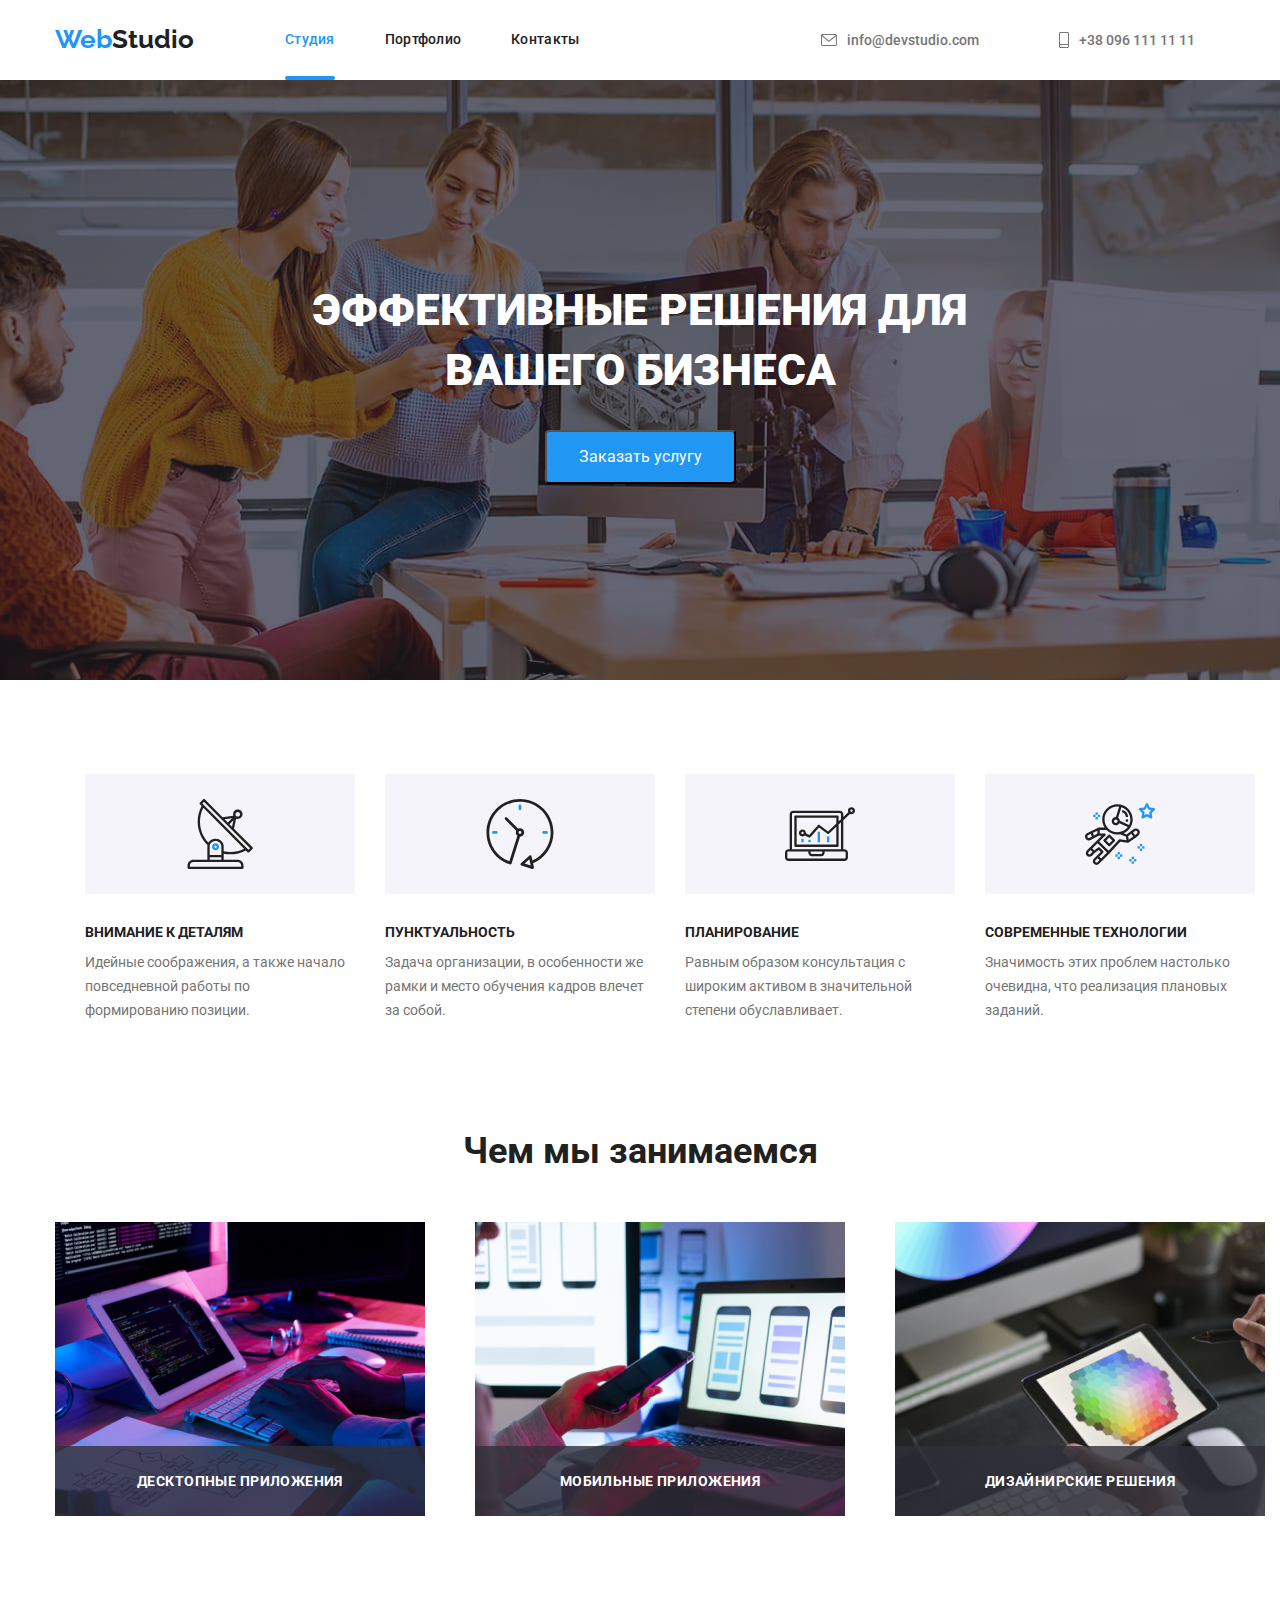
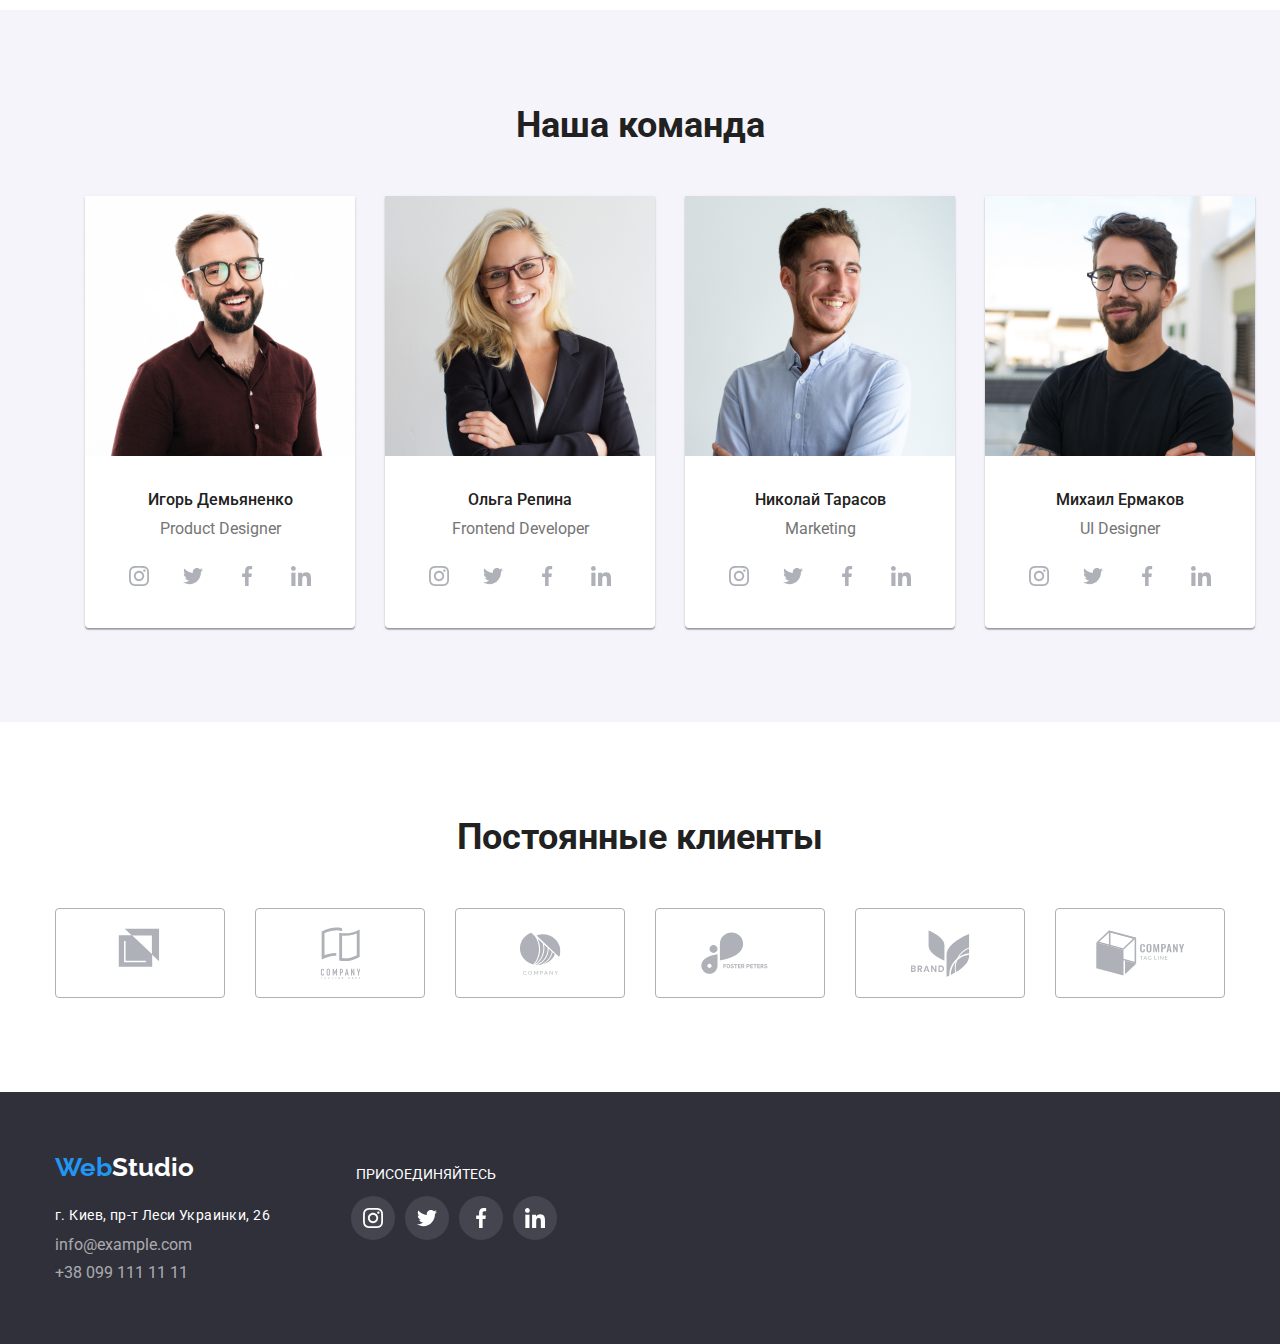
<file: index.html>
<!DOCTYPE html>
<html lang="en">
<head>
    <meta charset="UTF-8">
    <meta name="viewport" content="width=device-width, initial-scale=1.0">
    <title>Document</title>
    <link rel="stylesheet" href="https://cdnjs.cloudflare.com/ajax/libs/modern-normalize/1.0.0/modern-normalize.min.css">
    <link rel="stylesheet" href="https://cdnjs.cloudflare.com/ajax/libs/modern-normalize/1.0.0/modern-normalize.css">
    <link rel="preconnect" href="https://fonts.gstatic.com">
    <link href="https://fonts.googleapis.com/css2?family=Raleway:wght@400;700&family=Roboto:wght@400;500;700;900&display=swap" rel="stylesheet">
    <link rel="stylesheet" href="./styles.css">
</head>
<body>
  
  <header>
    <div class="container">
   <nav class="main-nav">
      <a href=""><span class="logo" >Web</span><span class="logo-page">Studio</span></a>
   <ul class="site-nav">
       <li class="item"><a class="change-color.current change-color currentlink" href="">Студия</a></li>  
       <li class="item"><a class="change-color" href="./portfolio.html">Портфолио</a></li>  
       <li class="item"><a class="change-color" href="">Контакты</a></li>  
  </ul> 
  
  <ul class="site-too">
   
    <li class="item"><a class="change-color-mail" href="mailto:info@devstudio.com"><svg class="mail-tel-tem">
      <use href="./img/symbol-defs.svg.svg#icon-envelope"></use>
    </svg>info@devstudio.com</a></li> 
     <li class="item"><a class="change-color-mail" href="tel:+380961111111"><svg class="mail-tel-ti">
      <use href="./img/symbol-defs.svg.svg#icon-smartphone"></use>
    </svg>+38 096 111 11 11</a></li>  
 </ul> 
   </nav>
  </div>
 </header>

 
 <!--секция-->
<main>
  
<section class="graybackground-page">
  <div class="container">
    <div class="conteiner-zagol">
     <h1 class="main-text">ЭФФЕКТИВНЫЕ РЕШЕНИЯ ДЛЯ ВАШЕГО БИЗНЕСА</h1></div>
     <div class="button-radi"><button class="button" data-toggle-backdrop-world>Заказать услугу</button></div>
    </div>
</section>

 <!--секция2-->
 
 <section class="box-infor">
   <div class="container">
 <ul class="information-menu">
   <div class="info">
   <li> <div class="inform-cont"><svg width="70px"; height="70px";><use href="./img/symbol-defs.svg#icon-Group"></use></svg> </div>
     <h3 class="information">Внимание к деталям</h3>
    <p class="information-text">Идейные соображения, а также начало повседневной работы по формированию позиции.</p></li></div>
    <div class="info">
    <li><div class="inform-cont"><svg width="70px"; height="70px";><use href="./img/symbol-defs.svg#icon-clock1"></use></svg> </div> 
      <h3 class="information">Пунктуальность</h3> 
    <p class="information-text">Задача организации, в особенности же рамки и место обучения кадров влечет за собой.</p></li></div>
    <div class="info">
   <li><div class="inform-cont"><svg width="70px"; height="70px";><use href="./img/symbol-defs.svg#icon-diagram1"></use></svg> </div> 
     <h3 class="information">Планирование</h3> 
    <p class="information-text">Равным образом консультация с широким активом в значительной степени обуславливает.</p></li></div>
    <div class="info">
   <li><div class="inform-cont"><svg width="70px"; height="70px";><use href="./img/symbol-defs.svg#icon-astronaut1"></use></svg> </div> 
     <h3 class="information">Современные технологии</h3> 
    <p class="information-text"> Значимость этих проблем настолько очевидна, что реализация плановых заданий.</p></li></div>
</ul>
</div>
</section>


 <!--секция3-->
 
   <section class="box-prez">
  <div class="container">
  <div class="cont-box">
   <h2 class="presentation">Чем мы занимаемся</h2>
   <ul class="present-box">
    <li class="box-item">
     <div class="itembox"><img src="./img/img.png" alt="Человек набирает текст" width="370" >
      <div class="itboxprez"><p class="textitombox">ДЕСКТОПНЫЕ ПРИЛОЖЕНИЯ</p></div></div></li> 
    <li class="box-item">
      <div class="itembox"><img src="./img/img(1).png" alt="человек держит телефон" width="370">
    <div class="itboxprez">
      <p class="textitombox">МОБИЛЬНЫЕ ПРИЛОЖЕНИЯ</p>
    </div>
    </div></li> 
    
    <li class="box-item">
      <div class="itembox"><img src="./img/img(2).png" alt="человек держит планшет" width="370">
    <div class="itboxprez">
      <p class="textitombox">ДИЗАЙНИРСКИЕ РЕШЕНИЯ</p>
    </div>
    </div></li> 
  </ul>
  </div>
  </div>
  </section>

 <!--секция4-->
   <section class="comanda">
     <div class="container">
    <h2 class="presentation">Наша команда</h2>
 <ul class="comanda-present">
    <li class="com-pres">
     <img src="./img/img4.jpg" alt="фото Игорь Демьяненко" width="270">
     <h3 class="presentation-name">Игорь Демьяненко</h3> 
     <p class="presentation-prof">Product Designer</p>
     <ul class="master-social">
    <li class="mast"><a class="master-linc" href=""><svg class="master-icon"><use class="mast-hov" href="./img/symbol-defs.svg.svg#icon-instagram1"></use></svg></a></li>
    <li class="mast"><a class="master-linc" href=""><svg class="master-icon"><use href="./img/symbol-defs.svg.svg#icon-twitter1"></use></svg></a></li>
    <li class="mast"><a class="master-linc" href=""><svg class="master-icon"><use href="./img/symbol-defs.svg.svg#icon-facebook1"></use></svg></a></li>
    <li class="mast"><a class="master-linc" href=""><svg class="master-icon"><use href="./img/symbol-defs.svg.svg#icon-linkedin1"></use></svg></a></li>
    </ul>
    </li>
    
     <li class="com-pres">
      <img src="./img/img5.jpg" alt="фото Ольга Репина" width="270">
      <h3 class="presentation-name">Ольга Репина</h3> 
      <p class="presentation-prof">Frontend Developer</p>
      <ul class="master-social">
    <li class="mast"><a class="master-linc" href=""><svg class="master-icon"><use href="./img/symbol-defs.svg.svg#icon-instagram1"></use></svg></a></li>
    <li class="mast"><a class="master-linc" href=""><svg class="master-icon"><use href="./img/symbol-defs.svg.svg#icon-twitter1"></use></svg></a></li>
    <li class="mast"><a class="master-linc" href=""><svg class="master-icon"><use href="./img/symbol-defs.svg.svg#icon-facebook1"></use></svg></a></li>
    <li class="mast"><a class="master-linc" href=""><svg class="master-icon"><use href="./img/symbol-defs.svg.svg#icon-linkedin1"></use></svg></a></li>
    </ul>
    </li>
    
     <li class="com-pres">
      <img src="./img/img6.jpg" alt="фото Николай Тарасов" width="270">
      <h3 class="presentation-name">Николай Тарасов</h3> 
      <p class="presentation-prof">Marketing</p>
      <ul class="master-social">
    <li class="mast"><a class="master-linc" href=""><svg class="master-icon"><use href="./img/symbol-defs.svg.svg#icon-instagram1"></use></svg></a></li>
    <li class="mast"><a class="master-linc" href=""><svg class="master-icon"><use href="./img/symbol-defs.svg.svg#icon-twitter1"></use></svg></a></li>
    <li class="mast"><a class="master-linc" href=""><svg class="master-icon"><use href="./img/symbol-defs.svg.svg#icon-facebook1"></use></svg></a></li>
    <li class="mast"><a class="master-linc" href=""><svg class="master-icon"><use href="./img/symbol-defs.svg.svg#icon-linkedin1"></use></svg></a></li>
    </ul>
    </li> 
     
     <li class="com-pres">
      <img src="./img/img7.jpg" alt="фото Михаил Ермаков" width="270">
      <h3 class="presentation-name">Михаил Ермаков</h3> 
      <p class="presentation-prof">UI Designer</p>
      <ul class="master-social">
    <li class="mast"><a class="master-linc" href=""><svg class="master-icon"><use href="./img/symbol-defs.svg.svg#icon-instagram1"></use></svg></a></li>
    <li class="mast"><a class="master-linc" href=""><svg class="master-icon"><use href="./img/symbol-defs.svg.svg#icon-twitter1"></use></svg></a></li>
    <li class="mast"><a class="master-linc" href=""><svg class="master-icon"><use href="./img/symbol-defs.svg.svg#icon-facebook1"></use></svg></a></li>
    <li class="mast"><a class="master-linc" href=""><svg class="master-icon"><use href="./img/symbol-defs.svg.svg#icon-linkedin1"></use></svg></a></li>
    </ul>
    </li>
 </ul>
 </div>
  </section>
      <!--Дополнительная-->
   <Section class="myfile">
     <div class="container" >
       <h2 class="prese">Постоянные клиенты</h2> 
       <ul class="myfilcont">
         <li class="myfilc"> <a class="contmy" href=""><svg a class="contmyfi"  width="44.84px"; height="49.86px";><use href="./img/symbol-defs.svg.svg#icon-logo1"></use></svg></a> </li>
         <li class="myfilc"> <a class="contmy" href=""><svg a class="contmyfi"  width="40.51px"; height="52.67px";><use href="./img/symbol-defs.svg.svg#icon-logo2"></use></svg></a> </li>
         <li class="myfilc"> <a class="contmy" href=""><svg a class="contmyfi"  width="41.53px"; height="43.15px";><use href="./img/symbol-defs.svg.svg#icon-logo3"></use></svg></a> </li>
         <li class="myfilc"> <a class="contmy" href=""><svg a class="contmyfi"  width="80.68px"; height="42.56px";><use href="./img/symbol-defs.svg.svg#icon-logo4"></use></svg></a> </li>
         <li class="myfilc"> <a class="contmy" href=""><svg a class="contmyfi"  width="59.76px"; height="47.6px";><use href="./img/symbol-defs.svg.svg#icon-logo5"></use></svg></a> </li>
         <li class="myfilc"> <a class="contmy" href=""><svg a class="contmyfi"  width="89.62px"; height="46.02px";><use href="./img/symbol-defs.svg.svg#icon-logo6"></use></svg></a> </li>
       </ul>
     </div>
   </Section>      






</main>
   <!--секция5-->
  
   <footer class="graybackground">
     <div class="container">
     <div class="conteiner-footer">
       <div class="teinerfoot">
     <a href=""><span class="logo">Web</span><span class="logo-page-too">Studio</span></a>
     <address class="contactable">г. Киев, пр-т Леси Украинки, 26</address>
     <ul class="foter-li">
    <li class="foter-li"><a class="contactable-info" href="mailto:info@example.com">info@example.com</a></li> 
    <li class="foter-li"><a class="contactable-info" href="tel:+380991111111">+38 099 111 11 11</a></li>
    </ul>
    </div>
  <div class="footersymbol">
    <p class="textfoot">ПРИСОЕДИНЯЙТЕСЬ</p>
    <ul class="fotersvg">
      <li class="mylifoot"> <a class="fotermast" href=""> <svg class="footsvg"><use href="./img/symbol-defs.svg.svg#icon-instagram2"></use></svg></a></li>
      <li class="mylifoot"> <a class="fotermast" href=""> <svg class="footsvg"><use href="./img/symbol-defs.svg.svg#icon-twitter2"></use></svg></a></li>
      <li class="mylifoot"> <a class="fotermast" href=""> <svg class="footsvg"><use href="./img/symbol-defs.svg.svg#icon-facebook2"></use></svg></a></li>
      <li class="mylifoot"> <a class="fotermast" href=""> <svg class="footsvg"><use href="./img/symbol-defs.svg.svg#icon-linkedin2"></use></svg></a></li>
    </ul>
  </div>

 </div>
</div>
  </footer>


  <div class="dackdrop hidden" data-backdrop-world><div class="modal">
    <button class="modalbutton" data-toggle-backdrop-world><svg  width="11px"; height="11px";><use href="./img/symboldefs.svg#icon-closeblack"></use>
    </svg></button>
  </div></div>

  <script>
    const backdrop = document.querySelector("[data-backdrop-world]")
    const buttons = document.querySelectorAll("[data-toggle-backdrop-world]")
   const toggleBackdrop = () => backdrop.classList.toggle("hidden")
    buttons.forEach(button => button.addEventListener("click", toggleBackdrop)) 
  </script>

</body>
</html>
</file>
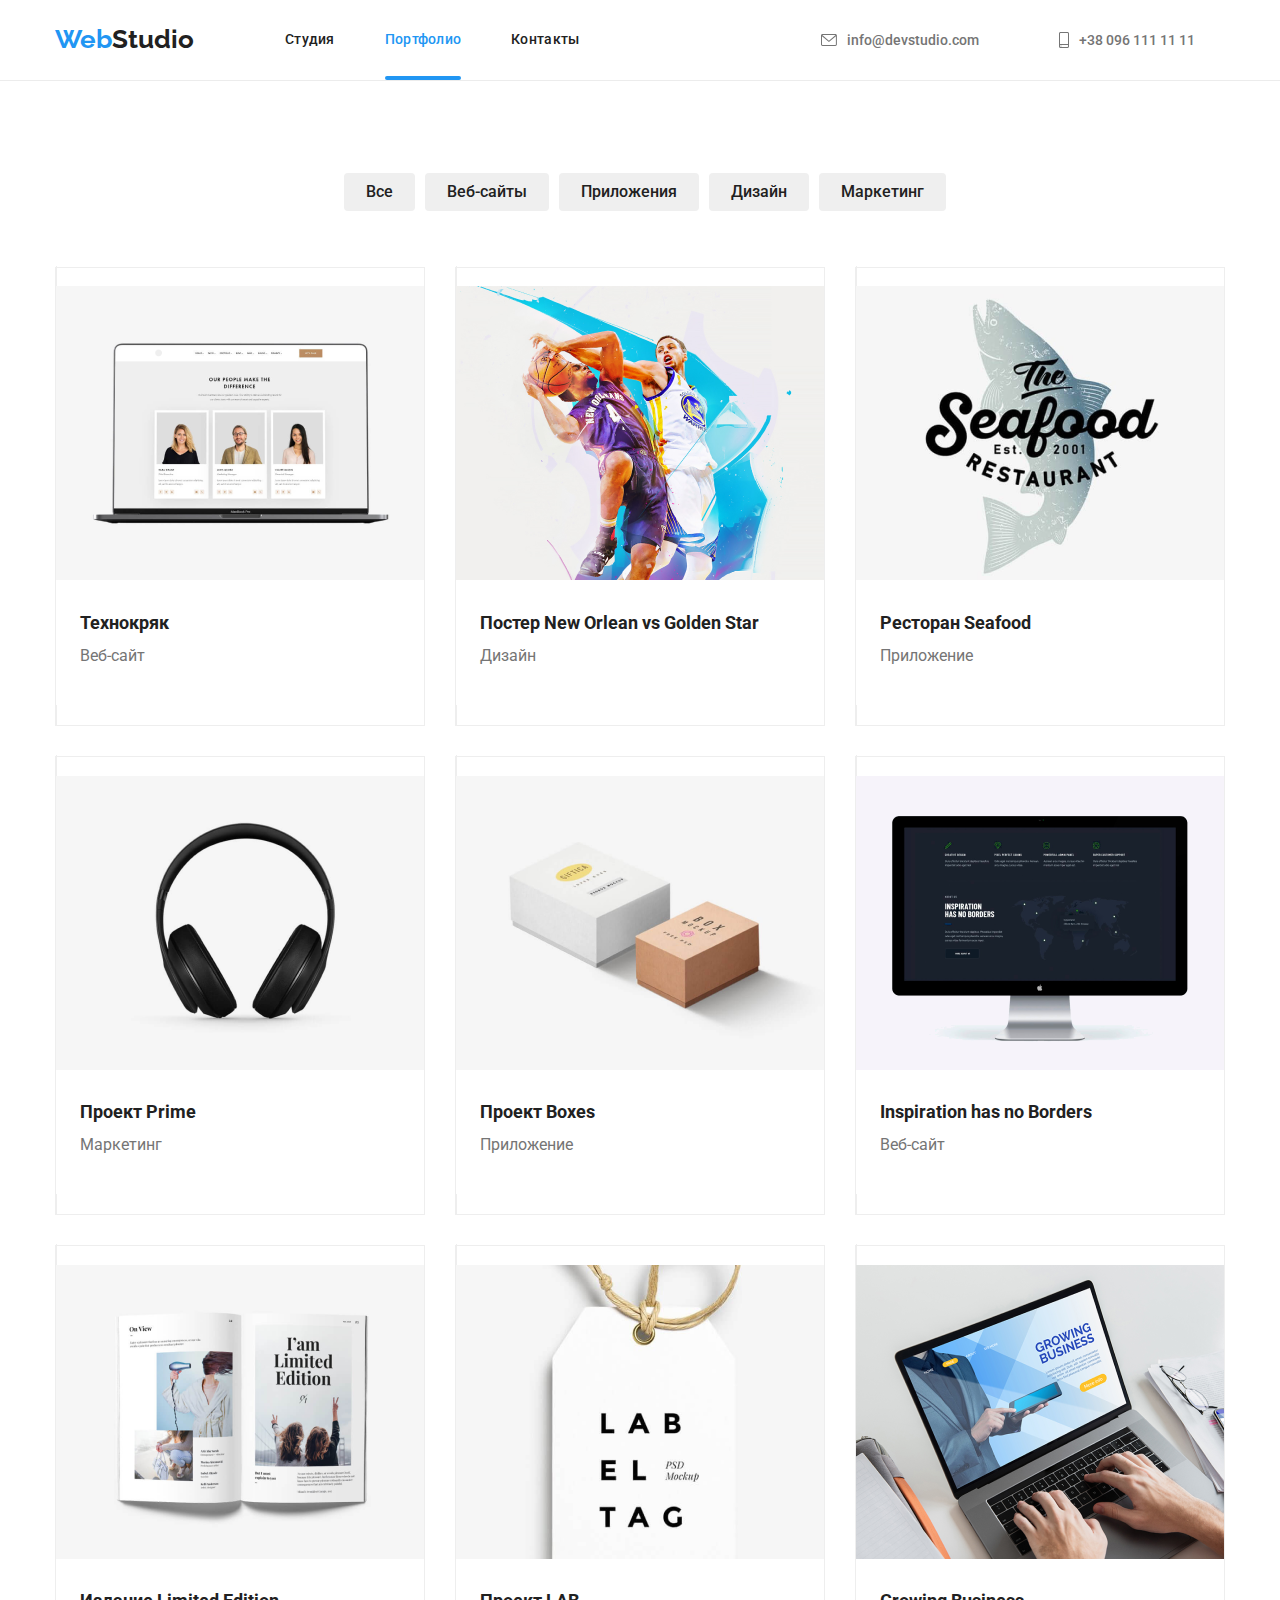
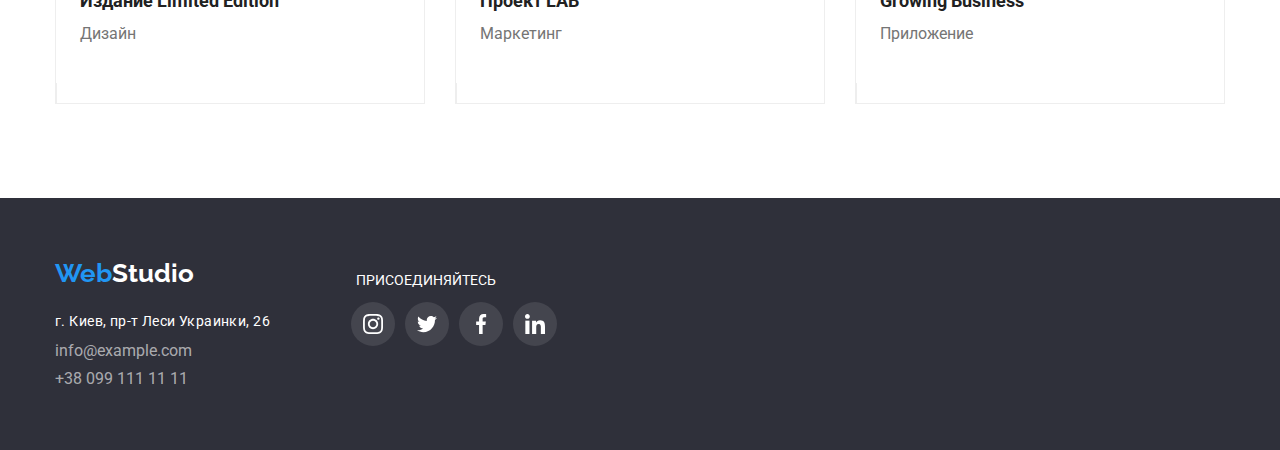
<file: portfolio.html>
<!DOCTYPE html>
<html lang="en">
<head>
    <meta charset="UTF-8">
    <meta name="viewport" content="width=device-width, initial-scale=1.0">
    <title>Document</title>
    <link rel="stylesheet" href="https://cdnjs.cloudflare.com/ajax/libs/modern-normalize/1.0.0/modern-normalize.min.css">
    <link rel="stylesheet" href="https://cdnjs.cloudflare.com/ajax/libs/modern-normalize/1.0.0/modern-normalize.css">
    <link rel="preconnect" href="https://fonts.gstatic.com">
    <link href="https://fonts.googleapis.com/css2?family=Raleway:wght@400;700&family=Roboto:wght@400;500;700;900&display=swap" rel="stylesheet">
    <link rel="stylesheet" href="./styles.css">
</head>
<body>
     <!--секция-шапка-->
    <header class="line">
        <div class="container">
        <nav class="main-nav">
            <a href=""><span class="logo">Web</span><span class="logo-page">Studio</span></a>
            <ul class="site-nav">
                <li class="item"><a class="change-color" href="./index.html">Студия</a></li>
                <li class="item"><a class="change-color.current change-color currentlink" href="">Портфолио</a></li>
                <li class="item"><a class="change-color" href="">Контакты</a></li>
            </ul>
        
<ul class="site-too">

    <li class="item"><a class="change-color-mail" href="mailto:info@devstudio.com"><svg class="mail-tel-tem">
                <use href="./img/symbol-defs.svg.svg#icon-envelope"></use>
            </svg>info@devstudio.com</a></li>
    <li class="item"><a class="change-color-mail" href="tel:+380961111111"><svg class="mail-tel-ti">
                <use href="./img/symbol-defs.svg.svg#icon-smartphone"></use>
            </svg>+38 096 111 11 11</a></li>
</ul>
        </nav>
        </div>
    </header>
    <!--секция-кнопки--> 
    <main>
<section class="pictures-list">
    <div class="container">
    <ul class="portf-button">
    <li class="port-but"><button class="button-less" type="button">Все</button></li>
    <li class="port-but"><button class="button-less" type="button">Веб-сайты</button></li>  
    <li class="port-but"><button class="button-less" type="button">Приложения</button></li>
    <li class="port-but"><button class="button-less" type="button">Дизайн</button></li>
    <li class="port-but"><button class="button-less" type="button">Маркетинг</button></li>
   </ul>
</div>

     <!--секция-картинки-->
     
     <div class="container">
<ul class="feature-list">
<li class="item-list"><a class="toonew" href=""><div class="new"><img src="./img/img8.png" alt="фото женщины и 2 мущин" width="370"> 
    <div class="newpict"><p class="newpicttoo">Технокряк это современная площадка распространения коронавируса. Компании используют эту платформу для цифрового
    шпионажа и атак на защищённые сервера конкурентов.</p></div></div>
<div class="cont-pictur"><h2 class="pictures-page">Технокряк</h2>
<p class="pictures-link">Веб-сайт</p></div>
<p></p></a></li>

<li class="item-list"><a class="toonew" href=""><div class="new"><img src="./img/img9.png" alt="2 баскетболиста борятся за мяч" width="370">
    <div class="newpict">
        <p class="newpicttoo">Технокряк это современная площадка распространения коронавируса. Компании используют эту
            платформу для цифрового
            шпионажа и атак на защищённые сервера конкурентов.</p>
    </div>
    </div>
<div class="cont-pictur"><h2 class="pictures-page">Постер New Orlean vs Golden Star</h2>
<p class="pictures-link">Дизайн</p></div>
<p></p></a></li>

<li class="item-list"><a class="toonew" href=""><div class="new"><img src="./img/img10.png" alt="логотип ресторана" width="370">
     <div class="newpict"><p class="newpicttoo">Технокряк это современная площадка распространения коронавируса. Компании используют эту платформу для цифрового
    шпионажа и атак на защищённые сервера конкурентов.</p></div></div>
<div class="cont-pictur"><h2 class="pictures-page">Ресторан Seafood</h2>
<p class="pictures-link">Приложение</p></div>
<p></p></a></li>

<li class="item-list"><a class="toonew" href=""><div class="new"><img src="./img/img11.png" alt="наушники" width="370">
     <div class="newpict"><p class="newpicttoo">Технокряк это современная площадка распространения коронавируса. Компании используют эту платформу для цифрового
    шпионажа и атак на защищённые сервера конкурентов.</p></div></div>
<div class="cont-pictur"><h2 class="pictures-page">Проект Prime</h2>
<p class="pictures-link">Маркетинг</p></div>
<p></p></a></li>

<li class="item-list"><a class="toonew" href=""><div class="new"><img src="./img/img12.png" alt="две коробки" width="370">
     <div class="newpict"><p class="newpicttoo">Технокряк это современная площадка распространения коронавируса. Компании используют эту платформу для цифрового
    шпионажа и атак на защищённые сервера конкурентов.</p></div></div>
<div class="cont-pictur"><h2 class="pictures-page">Проект Boxes</h2>
<p class="pictures-link">Приложение</p></div>
<p></p></a></li>

<li class="item-list"><a class="toonew" href=""><div class="new"><img src="./img/img13.png" alt="заставка монитора" width="370">
     <div class="newpict"><p class="newpicttoo">Технокряк это современная площадка распространения коронавируса. Компании используют эту платформу для цифрового
    шпионажа и атак на защищённые сервера конкурентов.</p></div></div>
<div class="cont-pictur"><h2 class="pictures-page">Inspiration has no Borders</h2>
<p class="pictures-link">Веб-сайт</p></div>
<p></p></a></li>

<li class="item-list"><a class="toonew" href=""><div class="new"><img src="./img/img14.png" alt="откритый журнал" width="370">
     <div class="newpict"><p class="newpicttoo">Технокряк это современная площадка распространения коронавируса. Компании используют эту платформу для цифрового
    шпионажа и атак на защищённые сервера конкурентов.</p></div></div>
<div class="cont-pictur"><h2 class="pictures-page">Издание Limited Edition</h2>
<p class="pictures-link">Дизайн</p></div>
<p></p></a></li>

<li class="item-list"><a class="toonew" href=""><div class="new"><img src="./img/img15.png" alt="етикетка проекта" width="370">
     <div class="newpict"><p class="newpicttoo">Технокряк это современная площадка распространения коронавируса. Компании используют эту платформу для цифрового
    шпионажа и атак на защищённые сервера конкурентов.</p></div></div>
<div class="cont-pictur"><h2 class="pictures-page">Проект LAB</h2>
<p class="pictures-link">Маркетинг</p></div>
<p></p></a></li>

<li class="item-list"><a class="toonew" href=""><div class="new"><img src="./img/img16.png" alt="человек рабртает за ноутбуком" width="370">
    <div class="newpict">
        <p class="newpicttoo">Технокряк это современная площадка распространения коронавируса. Компании используют эту
            платформу для цифрового
            шпионажа и атак на защищённые сервера конкурентов.</p>
    </div>
    </div>
<div class="cont-pictur"><h2 class="pictures-page">Growing Business</h2>
<p class="pictures-link">Приложение</p></div>
<p></p></a></li>

</ul>
</div>
</section>
</main>
<!--секция-контакти-->
<footer class="graybackground">
    <div class="container">
        <div class="conteiner-footer">
            <div class="teinerfoot">
                <a href=""><span class="logo">Web</span><span class="logo-page-too">Studio</span></a>
                <address class="contactable">г. Киев, пр-т Леси Украинки, 26</address>
                <ul class="foter-li">
                    <li class="foter-li"><a class="contactable-info" href="mailto:info@example.com">info@example.com</a>
                    </li>
                    <li class="foter-li"><a class="contactable-info" href="tel:+380991111111">+38 099 111 11 11</a></li>
                </ul>
            </div>
            <div class="footersymbol">
                <p class="textfoot">ПРИСОЕДИНЯЙТЕСЬ</p>
                <ul class="fotersvg">
                    <li class="mylifoot"> <a class="fotermast" href=""> <svg class="footsvg">
                                <use href="./img/symbol-defs.svg.svg#icon-instagram2"></use>
                            </svg></a></li>
                    <li class="mylifoot"> <a class="fotermast" href=""> <svg class="footsvg">
                                <use href="./img/symbol-defs.svg.svg#icon-twitter2"></use>
                            </svg></a></li>
                    <li class="mylifoot"> <a class="fotermast" href=""> <svg class="footsvg">
                                <use href="./img/symbol-defs.svg.svg#icon-facebook2"></use>
                            </svg></a></li>
                    <li class="mylifoot"> <a class="fotermast" href=""> <svg class="footsvg">
                                <use href="./img/symbol-defs.svg.svg#icon-linkedin2"></use>
                            </svg></a></li>
                </ul>
            </div>

        </div>
    </div>
</footer>


</body>

</html>
</file>
<file: styles.css>
/* основные цвета */
/* основной цвет color: #212121; */
/* цвет мелким шрифтом color: #757575; */
/* цвет адреса  color: rgba(255, 255, 255, 0.6);*/
/* вторичный цвет color: #FFFFFF;*/
/* цвет для лого color: #2196F3;*/
html {
  box-sizing: border-box;
}
*,
*::before,
*::after {
  box-sizing: inherit;
}

body {
  color: #212121;
  background-color: #fff;
  font-family: Roboto, sans-serif;
}
ul {
  list-style: none;
  margin: 0;
  padding: 0;
}
a {
  text-decoration: none;
}
h1,
h2,
h3,
h4 {
  margin: 0px;
  padding: 0px;
}

.graybackground-page,
.graybackground {
  background: #2f303a;
}
.section {
  padding: 94px; 0;
}
/*DIV*/
.container {
  width: 1200px;
  padding-left: 15px;
  padding-right: 15px;
  margin-left: auto;
  margin-right: auto;
}

/*ХЕДЕР*/
.line {
  border-bottom: 1px solid #ECECEC;
}
.site-nav {
  display: flex;
  margin-left: 91px;
}
.site-nav .item {
  margin-right: 50px;
 /* padding-top: 32px;
  padding-bottom: 32px;*/
}

.site-nav .item:last-child {
  margin-right: 0px;
}
.site-too {
  display: flex;
  margin-left: auto;
  align-items: center;
}




.site-too .item + .item {
  margin-left: 50px;
}
.main-nav {
  display: flex;
  align-items: center;
  margin-left: auto;
  margin-right: auto;
}

.mail-tel-tem {
  width: 16px;
  height: 12px;
  margin-right: 10px;
  
  }


 
 .mail-tel-ti{
  width: 10px;
  height: 16px;
  margin-right: 10px;
  
}


 

.item {
  margin-right: 30px;
  
}
.change-color {
  color: #212121;
  display: block;
 position: relative;
 text-decoration: none;
 font-weight: 500;
 line-height: 1.14;
 letter-spacing: 0.02em;
 padding-top: 32px;
 padding-bottom: 32px;
  
}



.change-color:hover,
.change-color:focus {
  color: #2196f3;
}

.change-color::after{
  content: '';

  position: absolute;
  bottom: 0;
  left: 0;
  
  display: block;
  width: 100%;
  height: 4px;
  border-radius: 4px;
  background-color:  #2196f3;
   opacity: 0;

   transition:  250ms cubic-bezier(0.4, 0, 0.2, 1);
}

.currentlink.change-color::after,
.change-color:hover::after{
opacity: 1;

}
.currentlink {
color: #2196f3;;
}

.change-color-mail {
  color: #757575;
  fill:#757575;
  display: flex;
  align-items: center;
  fill:#757575;
}
.currentlink,
.change-color-mail:hover,
.change-color-mail:focus,
.contactable-info:hover {
  color: #2196f3;
  fill: #2196f3;
  transition:  250ms cubic-bezier(0.4, 0, 0.2, 1);
  
}
/*Загорловок*/
.graybackground-page {
  height: 600px;
  background-image: linear-gradient(
      to right,
      rgba(47, 48, 58, 0.4),
      rgba(47, 48, 58, 0.4)
    ),
    url(./img/jpg/Imghero.jpg);
    
  background-position: center;
}
.conteiner-zagol {
  width: 696px;

  text-align: center;
  padding-top: 200px;
  margin-left: auto;
  margin-right: auto;
}
.main-text {
  font-weight: 900;
  font-size: 44px;
  line-height: 60px;
  color: #fff;
  text-align: center;
}
.button {
  font-size: 16px;
  line-height: 30px;
  background-color: #2196f3;
  color: #ffffff;
  border-radius: 4px;
  padding-top: 10px;
  padding-right: 32px;
  padding-bottom: 10px;
  padding-left: 32px;
}
.button-radi {
  margin-top: 30px;
  text-align: center;
}
/*Секция 2 информвция*/
.information-menu {
  display: flex;
  width: 1170px;
}
.box-infor {
   padding-top: 94px;
}

.information {
  font-weight: 700;
  font-size: 14px;
  line-height: 16px;
  text-transform: uppercase;
  padding-top: 30px;
  
}
.information-text {
  font-weight: normal;
  font-size: 14px;
  line-height: 24px;
  color: #757575;
  margin-top: 10px;
}
.info {
  width: 270px;
  margin-left: 30px;
}
.info :last-child {
  ;
}
.inform-cont {
display: inline-flex;
justify-content: center;
align-items: center;
width: 270px;
height: 120px;
background: #F5F4FA;


}
/*секция 3 презентация*/

.present-box {
  display: flex;
  margin-top: 50px;
}
.present-box .box-item + .box-item {
  margin-left: 50px;
}
.box-prez {
  padding-top: 94px;
  padding-bottom: 94px;
}

.itembox {
position: relative;
width: 370px;
height: 294px;
}

.box-item {
width: 370px;
height: 294px;
}

.itboxprez {
position: absolute;
display: flex;
width: 100%;
height: 70px;
bottom: 0;
align-items: center;
justify-content: center;
background: rgba(47, 48, 58, 0.8);
}

.textitombox {
font-weight: bold;
font-size: 14px;
line-height: 16px;
text-align: center;
letter-spacing: 0.03em;
text-transform: uppercase;
color:#FFFFFF;
position:relative;
}

/*секция 4 команда*/

.comanda {
  /*margin-top: 94px;*/
  padding-top: 94px;
  padding-bottom: 94px;
  background: #F5F4FA;
}
.comanda-present {
  display: flex;
  margin-top: 50px;
}

.comanda-present .com-pres + .com-pres + .com-pres {
  margin-left: 30px;
}

.com-pres {
margin-left: 30px;
box-shadow: 0px 1px 3px rgba(0, 0, 0, 0.12), 0px 1px 1px rgba(0, 0, 0, 0.14), 0px 2px 1px rgba(0, 0, 0, 0.2);
border-radius: 0px 0px 4px 4px;
background-color: #fff;
}

.master-social{
  display: flex;
  justify-content: center;
  padding-left: 32px;
  padding-right: 32px;
  padding-bottom: 30px;
 
}

.master-social > .mast:not(:last-child) {
  margin-right: 10px;
}


.master-icon{
  width: 20px;
  height: 20px;
  margin-top: 12px;
  fill: currentColor;
  }

.master-linc {
  display: flex;
  justify-content: center;
  width: 44px;
  height: 44px;
  border-radius: 50px;
   color:  #AFB1B8;
      
}

.master-linc:hover .master-icon,
.master-linc:focus .master-icon {
  fill: #fff;
 
 }


.master-linc:hover,
.master-linc:focus {
  background: #2196f3;
  transition:  250ms cubic-bezier(0.4, 0, 0.2, 1);
 
}
.mast {
  display: flex;
    justify-content: center;
    width: 44px;
    height: 44px;
    border-radius: 50px;
    color: #AFB1B8;
}

.mast:hover,
.mast:hover {
  fill: #fff;
  background: #2196f3;
  transition:  250ms cubic-bezier(0.4, 0, 0.2, 1);
}

/*Дополнительная секция*/
.myfile{
padding-top: 94px;
padding-bottom: 94px;
}
.myfilcont{
display: flex;
justify-content: center;

}
.myfilcont .myfilc{
display: flex;
justify-content: center;
align-items: center;
width: 170px;
height: 90px;
margin-right: 30px;

}

.contmyfi {
  fill: currentColor;
}

.myfilcont .myfilc:last-child {
  margin-right: 0px;
}


.myfilc{
  width: 170px;
  height: 90px;
}
.contmy {
  display: inline-flex;
  justify-content: center;
  align-items: center;
  width: 100%;
  height: 100%;
  border: 1px solid #AFB1B8;
  border-radius: 4px;
  color:  #AFB1B8; 
}
.contmyfi:hover,
.contmyfi:focus{
fill: #2196f3;
transition:  250ms cubic-bezier(0.4, 0, 0.2, 1);
}

.contmy:hover,
.contmy:focus{
border: solid #2196f3;
color: #2196f3;
transition:  250ms cubic-bezier(0.4, 0, 0.2, 1);
}


.prese {
  font-weight: bold;
  font-size: 36px;
  line-height: 42px;
  text-align: center;
 margin-bottom: 50px;
}

.myfilcont .myfilc:hover,
.myfilcont .myfilc:focus {
color: #2196f3;
}
/*секция 5 футер*/
.graybackground {
  height: 252px;
  padding-top: 60px;
  
}
.conteiner-footer {
 display: flex;
  
}
.teinerfoot{
width: 231px;
height: 81px;
margin-right: 70px;
}
.foter-li {
  margin-top: 9px;
  margin-bottom: 9px;
}
.footersymbol{
width: 206px;
height: 80px;
}
.fotersvg{
 display: flex;
  justify-content: center;
  padding-left: 32px;
  padding-right: 32px;
  padding-bottom: 30px;
}
.fotermast{
display: flex;
justify-content: center;
width: 44px;
height: 44px;
border-radius: 50px;
background: rgba(255, 255, 255, 0.1);
}

.mylifoot .fotermast:last-child{
  margin-right: 0px;
}
.mylifoot{
  margin-right: 10px;
}

.footsvg {
width: 20px;
height: 20px;
margin-top: 12px;
}

.fotermast:hover,
.fotermast:focus {
  background: #2196f3;
  transition:  250ms cubic-bezier(0.4, 0, 0.2, 1);
}

.textfoot{
color: #fff;
font-size: 14px;
line-height: 16px;

}



/*Портфолио картинки*/

.new {
  position: relative;
  overflow: hidden;
    }


.new .newpict {
position: absolute;
width: 100%;
height: 100%;
left: 0;
bottom: -0.5px;
padding: 63px 24px;
background-color: rgba(33, 150, 243, 0.9);
opacity: ;
transform: translateY(+100%);
transition: 0.25s cubic-bezier(0.4, 0, 0.2, 1);
}

.newpicttoo {
  font-size: 18px;
  line-height: 28px;
  color:#FFFFFF
}

.item-list:hover .newpict,
.item-list:focus .newpict {
transform: translateY(0);
transition: 0.25s cubic-bezier(0.4, 0, 0.2, 1);
}


.pictures-list{
  padding-bottom: 94px;
}


.item-list {
 border: 1px solid #EEEEEE;
 width: 370px;
 
 margin-right: 30px;
 margin-bottom: 30px;
 position: relative;
 text-align: left;
 transition: 0.25s cubic-bezier(0.4, 0, 0.2, 1);
 transition-property: box-shadow, background-color, transform;

}
.toonew {
  border: 1px solid #EEEEEE;
 width: 370px;
 
 margin-right: 30px;
 margin-bottom: 30px;
 position: relative;
 text-align: left;
 transition: 0.25s cubic-bezier(0.4, 0, 0.2, 1);
 transition-property: box-shadow, background-color, transform;

}
.toonew:hover .newpict,
.toonew:focus .newpict {
transform: translateY(0);
transition: 0.25s cubic-bezier(0.4, 0, 0.2, 1);
}
    


.item-list:hover,
.item-list:focus-within {
background: #FFFFFF;
border: 1px solid #EEEEEE;
box-sizing: border-box;
box-shadow: 0px 1px 1px rgba(0, 0, 0, 0.12), 0px 4px 4px rgba(0, 0, 0, 0.06), 1px 4px 6px rgba(0, 0, 0, 0.16);
transition:  250ms cubic-bezier(0.4, 0, 0.2, 1);
}

.feature-list {
  display: flex;
  flex-wrap: wrap;
  padding-top: 56px;
 }


.feature-list .item-list {
 /* width: 370px;
  margin-right: 30px;
  margin-bottom: 30px;*/

}



.feature-list .item-list:nth-child(3n) {
  margin-right: 0px;
}
.feature-list .item-list:nth-last-child(-n + 3) {
  margin-bottom: 0px;
}

.cont-pictur {
  padding-top: 20px;
  padding-right: 24px;
  padding-bottom: 20px;
  padding-left: 24px;
}
.pictures-page {
  font-weight: bold;
  font-size: 18px;
  line-height: 36px;
  color: #212121;
}
.pictures-link {
  font-weight: normal;
  font-size: 16px;
  line-height: 30px;
  color: #757575;
  margin: 0px;
}
.cont-link {
  padding-right: 24px;
  padding-bottom: 20px;
  padding-left: 24px;
}



/* ссилки */


.logo .change-color.current {
  color: #2196f3;
}
.contactable {
  font-weight: normal;
  font-size: 14px;
  line-height: 24px;
  color: #ffffff;
  letter-spacing: 0.03em;
  margin-top: 20px;
  font-style: normal;
}
.contactable-info {
  color: rgba(255, 255, 255, 0.6);
}
/*логотип*/
.logo,
.logo-page,
.logo-page-too {
  font-family: Raleway;
  font-style: normal;
  font-weight: bold;
  font-size: 26px;
  line-height: 31px;
  color: #2196f3;
}
.logo-page {
  color: #212121;
}
.logo-page-too {
  color: #fff;
}
header {
  font-weight: 500;
  font-size: 14px;
  line-height: 16px;
}

/*кнопки*/
/*Портфолио кнопки*/
.portf-button {
  display: flex;
  margin-top: 92px;
  justify-content: center;
}
.port-but {
  margin-left: 10px;
}

.portf-button + .port-but + .port-but + .port-but + .port-but {
  margin-left: 10px;
}

.button-less {
  font-weight: 500;
  font-size: 16px;
  line-height: 26px;
  color: #212121;
  border: 0px;
  border-radius: 4px;
  padding-top: 6px;
  padding-right: 22px;
  padding-bottom: 6px;
  padding-left: 22px;
}

.port-but:hover,
.port-but:focus {
   background-color: #2196f3;
   transition:  250ms cubic-bezier(0.4, 0, 0.2, 1);
}
.button-less:hover,
.button-less:focus {
  color: #fff;
  background-color: #2196f3;
  transition:  250ms cubic-bezier(0.4, 0, 0.2, 1);
}



/*инфортмация*/

.presentation {
  font-weight: bold;
  font-size: 36px;
  line-height: 42px;
  text-align: center;
 
}
.presentation-name {
  font-weight: 500;
  font-size: 16px;
  line-height: 19px;
  text-align: center;
  margin-top: 30px;
  margin-bottom: 0px;
}
.presentation-prof {
  font-weight: normal;
  font-size: 16px;
  line-height: 19px;
  color: #757575;
  text-align: center;
  margin-top: 10px;
}


/*МОДАЛЬНОЕ ОКНО*/

.dackdrop{
  position: fixed;
  top: 0;
  left: 0;
  right: 0;
  bottom: 0;

  background: rgba(0, 0, 0, 0.2);
 
}
.modal {
position: absolute;
width: 528px;
height: 581px;
top: 50%;
left: 50%;
transform: translate(-50%, -50%);

background: #FFFFFF;
box-shadow: 0px 1px 3px rgba(0, 0, 0, 0.12), 0px 1px 1px rgba(0, 0, 0, 0.14), 0px 2px 1px rgba(0, 0, 0, 0.2);
border-radius: 4px;
}

.modalbutton {
  fill: #000000;
  border-radius: 50px;
  position: absolute;
  top: 11px;
  right: 11px;
  width: 30px;
  height: 30px;
  background: #FFFFFF;
border: 1px solid rgba(0, 0, 0, 0.1);
box-sizing: border-box;
}

.hidden {
  opacity: 0;
  pointer-events: none;
}
</file>
